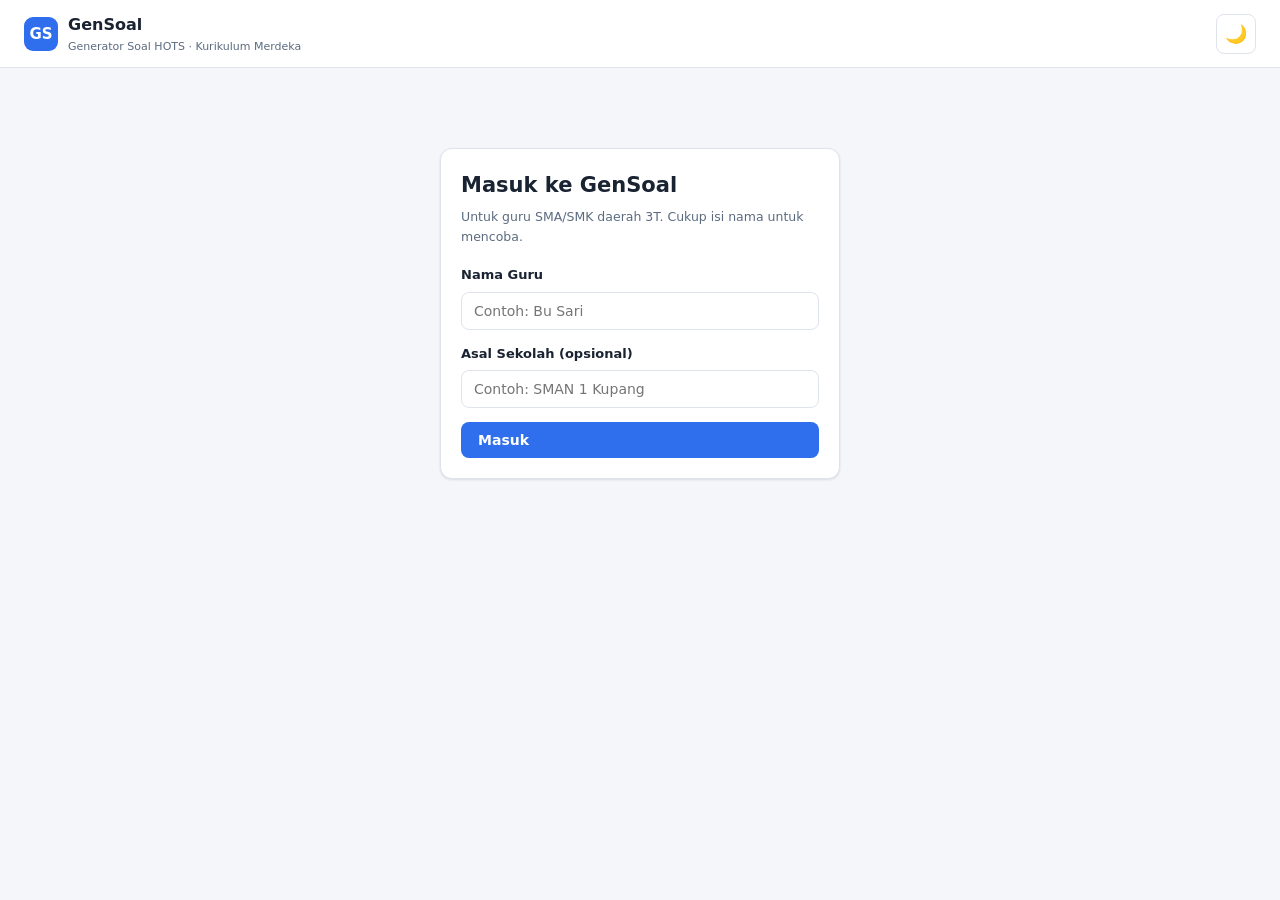
<file: index.html>
<!DOCTYPE html>
<html lang="id">
<head>
<meta charset="UTF-8">
<meta name="viewport" content="width=device-width, initial-scale=1.0">
<title>GenSoal - Generator Soal HOTS Kurikulum Merdeka</title>
<meta name="description" content="Alat bantu guru SMA/SMK daerah 3T menyusun soal HOTS dari capaian pembelajaran Kurikulum Merdeka.">
<meta name="theme-color" content="#2f6fed">
<link rel="icon" href="./assets/logo.svg" type="image/svg+xml">
<link rel="manifest" href="./manifest.json">
<link rel="apple-touch-icon" href="./assets/logo.svg">
<meta property="og:title" content="GenSoal - Generator Soal HOTS Kurikulum Merdeka">
<meta property="og:description" content="Susun soal HOTS siap cetak dari capaian pembelajaran, tanpa internet sekalipun.">
<meta property="og:type" content="website">
<link rel="stylesheet" href="./styles.css">
</head>
<body>

<header class="appbar no-print">
  <a class="brand" href="#" onclick="appShowView('dashboard');return false;">
    <span class="logo" aria-hidden="true">GS</span>
    <span>GenSoal<small>Generator Soal HOTS · Kurikulum Merdeka</small></span>
  </a>
  <nav class="tabs" id="tabs" role="tablist" aria-label="Navigasi utama"></nav>
  <button class="theme-toggle" id="theme-toggle" type="button" aria-label="Ubah tema terang atau gelap">🌙</button>
</header>

<div class="app">
<main>

  <!-- ===== LOGIN ===== -->
  <section class="view active" id="view-login" aria-label="Masuk">
    <div class="login-wrap">
      <div class="card">
        <h1>Masuk ke GenSoal</h1>
        <p class="hint" style="margin-bottom:18px">Untuk guru SMA/SMK daerah 3T. Cukup isi nama untuk mencoba.</p>
        <div class="field">
          <label for="login-nama">Nama Guru</label>
          <input id="login-nama" placeholder="Contoh: Bu Sari" autocomplete="off" required aria-required="true">
        </div>
        <div class="field">
          <label for="login-sekolah">Asal Sekolah (opsional)</label>
          <input id="login-sekolah" placeholder="Contoh: SMAN 1 Kupang" autocomplete="off">
        </div>
        <button class="btn primary" id="btn-login" type="button" style="width:100%">Masuk</button>
      </div>
    </div>
  </section>

  <!-- ===== DASHBOARD ===== -->
  <section class="view" id="view-dashboard" aria-label="Dashboard">
    <div class="page-head">
      <h1 id="greet">Selamat datang</h1>
      <p>Ringkasan aktivitas dan pintasan.</p>
    </div>
    <div class="grid cols-4" style="margin-bottom:16px">
      <div class="stat"><div class="lbl">Total soal tersimpan</div><div class="num" id="stat-total">0</div></div>
      <div class="stat"><div class="lbl">Set soal</div><div class="num" id="stat-sets">0</div></div>
      <div class="stat"><div class="lbl">Mata pelajaran</div><div class="num" id="stat-mapel">0</div></div>
      <div class="stat"><div class="lbl">Bisa dipakai offline</div><div class="num">Ya</div></div>
    </div>
    <div class="card">
      <h2>Mulai cepat</h2>
      <p class="hint" style="margin-bottom:14px">Pilih salah satu langkah berikut untuk mulai bekerja.</p>
      <div class="actions">
        <button class="btn primary" type="button" onclick="appShowView('buat')">Buat soal baru</button>
        <button class="btn ghost" type="button" onclick="appShowView('bank')">Buka bank soal</button>
      </div>
    </div>
  </section>

  <!-- ===== BUAT SOAL ===== -->
  <section class="view" id="view-buat" aria-label="Buat soal">
    <div class="page-head">
      <h1>Buat Soal</h1>
      <p>Isi capaian pembelajaran dan pilih level kognitif, lalu buat soal.</p>
    </div>

    <div class="card">
      <div class="grid cols-2">
        <div class="field">
          <label for="f-mapel">Mata pelajaran</label>
          <select id="f-mapel" required aria-required="true"></select>
        </div>
        <div class="field">
          <label for="f-kelas">Kelas</label>
          <select id="f-kelas" required aria-required="true"></select>
        </div>
      </div>

      <div class="field" id="f-cp-field">
        <label for="f-cp">Materi / Capaian Pembelajaran</label>
        <textarea id="f-cp" placeholder="Contoh: Perubahan iklim dan dampaknya bagi kehidupan" required aria-required="true"></textarea>
        <p class="hint">Tekan Enter untuk membuat soal, Shift + Enter untuk baris baru.</p>
      </div>

      <div class="grid cols-2">
        <div class="field">
          <label for="f-level">Level kognitif</label>
          <select id="f-level" required aria-required="true">
            <option value="C4">C4 · Analisis</option>
            <option value="C5">C5 · Evaluasi</option>
            <option value="C6">C6 · Mencipta</option>
          </select>
        </div>
        <div class="field">
          <label for="f-tipe">Bentuk soal</label>
          <select id="f-tipe" required aria-required="true">
            <option value="pg">Pilihan Ganda</option>
            <option value="essay">Uraian</option>
          </select>
        </div>
      </div>

      <div class="field" id="f-jumlah-field">
        <label for="f-jumlah">Jumlah soal (1 - 50)</label>
        <input id="f-jumlah" type="number" min="1" max="50" value="5" required aria-required="true">
      </div>

      <div class="actions">
        <button class="btn primary" id="btn-generate" type="button">Buat Soal</button>
        <button class="btn ghost" id="btn-reset" type="button">Reset</button>
      </div>
    </div>

    <div class="card" id="preview-card" style="display:none">
      <h2>Pratinjau Soal</h2>
      <div id="preview-body"></div>
      <div class="actions no-print" style="margin-top:16px">
        <button class="btn outline-success" id="btn-print-no-key" type="button">Cetak Soal (tanpa kunci)</button>
        <button class="btn success" id="btn-print-with-key" type="button">Cetak Soal + Kunci</button>
        <button class="btn ghost" id="btn-download-no-key" type="button">Unduh Word (tanpa kunci)</button>
        <button class="btn ghost" id="btn-download-with-key" type="button">Unduh Word + Kunci</button>
        <button class="btn primary" id="btn-simpan" type="button">Simpan ke Bank Soal</button>
      </div>
    </div>
  </section>

  <!-- ===== BANK SOAL ===== -->
  <section class="view" id="view-bank" aria-label="Bank soal">
    <div class="page-head">
      <h1>Bank Soal</h1>
      <p>Soal yang pernah Anda simpan tersimpan di perangkat ini.</p>
    </div>
    <div class="card">
      <div class="field">
        <label for="search-bank">Cari soal</label>
        <input id="search-bank" type="search" placeholder="Cari berdasarkan mapel atau materi">
      </div>
      <div id="bank-body"></div>
      <div class="actions" style="margin-top:16px">
        <button class="btn ghost" id="btn-reset-bank" type="button">Kosongkan Bank Soal</button>
      </div>
    </div>
  </section>

  <!-- ===== PROFIL ===== -->
  <section class="view" id="view-profil" aria-label="Profil">
    <div class="page-head">
      <h1>Profil</h1>
      <p>Data ini dipakai sebagai kepala lembar soal saat dicetak.</p>
    </div>
    <div class="card">
      <div class="field">
        <label for="p-nama">Nama guru</label>
        <input id="p-nama" type="text" autocomplete="off">
      </div>
      <div class="field">
        <label for="p-sekolah">Asal sekolah</label>
        <input id="p-sekolah" type="text" autocomplete="off">
      </div>
      <div class="actions">
        <button class="btn primary" id="btn-simpan-profil" type="button">Simpan Profil</button>
        <button class="btn ghost" type="button" id="btn-logout">Keluar</button>
      </div>
    </div>
  </section>

</main>
</div>

<!-- Lembar cetak (disembunyikan sampai proses cetak) -->
<div class="sheet" id="sheet" aria-hidden="true"></div>

<!-- Notifikasi aksesibel -->
<div class="toast" id="toast" role="status" aria-live="polite"></div>

<script type="module">
  import { init } from "./app.js";
  init();
</script>
</body>
</html>
</file>
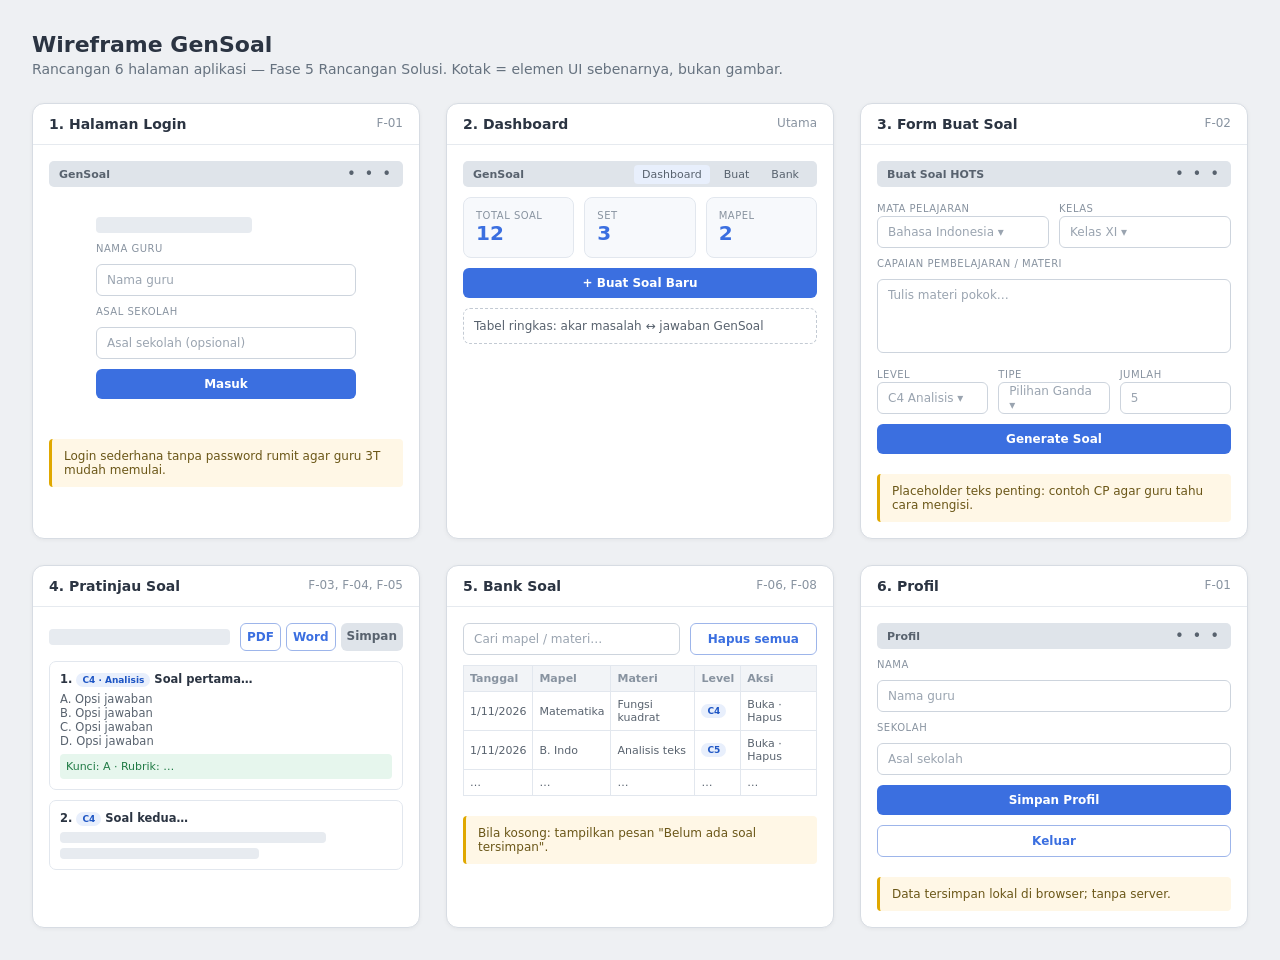
<file: wireframe.html>
<!DOCTYPE html>
<html lang="id">
<head>
<meta charset="UTF-8">
<meta name="viewport" content="width=device-width, initial-scale=1.0">
<title>Wireframe GenSoal — 6 Halaman</title>
<style>
  body {
    margin: 0; padding: 32px; background: #eef0f3;
    font-family: "Segoe UI", system-ui, sans-serif; color: #2b3442;
  }
  h1 { font-size: 22px; margin: 0 0 4px; }
  .sub { color: #66727f; font-size: 14px; margin-bottom: 26px; }
  .wf-grid { display: grid; grid-template-columns: repeat(auto-fill, minmax(340px, 1fr)); gap: 26px; }
  .wf { background: #fff; border: 1px solid #d7dce3; border-radius: 12px; overflow: hidden; box-shadow: 0 1px 4px rgba(0,0,0,.05); }
  .wf-title { padding: 12px 16px; border-bottom: 1px solid #e6eaef; font-weight: 700; font-size: 14px; display: flex; justify-content: space-between; }
  .wf-title span { color: #8893a0; font-weight: 400; font-size: 12px; }
  .wf-body { padding: 16px; min-height: 260px; display: flex; flex-direction: column; gap: 10px; }
  /* wireframe primitives */
  .wf-bar { background: #dfe4ea; border-radius: 5px; height: 26px; display: flex; align-items: center; padding: 0 10px; font-size: 11px; color: #58626e; justify-content: space-between; }
  .wf-bar .dots { letter-spacing: 2px; font-size: 15px; }
  .wf-line { background: #e7ebf0; border-radius: 4px; height: 11px; }
  .wf-line.w40 { width: 40%; } .wf-line.w60 { width: 60%; } .wf-line.w80 { width: 80%; } .wf-line.w100 { width: 100%; }
  .wf-line.tall { height: 16px; }
  .wf-box { border: 1.5px dashed #c3cad3; border-radius: 7px; padding: 10px; font-size: 12px; color: #58626e; }
  .wf-btn { background: #3b6fe0; color: #fff; border-radius: 6px; padding: 8px 14px; font-size: 12px; font-weight: 600; text-align: center; }
  .wf-btn.ghost { background: #fff; color: #3b6fe0; border: 1px solid #9db5ea; }
  .wf-btn.gray { background: #dfe4ea; color: #58626e; }
  .row { display: flex; gap: 10px; }
  .row > * { flex: 1; }
  .wf-card { background: #f7f9fc; border: 1px solid #e2e7ee; border-radius: 8px; padding: 12px; flex: 1; }
  .wf-card .num { font-size: 20px; font-weight: 700; color: #3b6fe0; }
  .wf-label { font-size: 10px; text-transform: uppercase; letter-spacing: .05em; color: #8893a0; }
  .wf-input { background: #fff; border: 1px solid #cdd4dd; border-radius: 6px; height: 30px; padding: 0 10px; font-size: 12px; color: #9aa4b0; display: flex; align-items: center; }
  .wf-textarea { background: #fff; border: 1px solid #cdd4dd; border-radius: 6px; height: 56px; padding: 8px 10px; font-size: 12px; color: #9aa4b0; }
  .wf-table { width: 100%; font-size: 11px; border-collapse: collapse; }
  .wf-table th, .wf-table td { border: 1px solid #e2e7ee; padding: 6px; text-align: left; color: #58626e; }
  .wf-table th { background: #f2f4f7; color: #8893a0; font-weight: 600; }
  .wf-item { border: 1px solid #e2e7ee; border-radius: 7px; padding: 10px; font-size: 11.5px; color: #58626e; }
  .wf-item .q { font-weight: 600; color: #2b3442; margin-bottom: 5px; }
  .note { margin-top: 10px; padding: 10px 12px; background: #fff7e6; border-left: 3px solid #e0a800; border-radius: 4px; font-size: 12px; color: #6b5718; }
  .badge { display: inline-block; font-size: 9px; padding: 2px 6px; border-radius: 8px; background: #e8effc; color: #1d55c4; font-weight: 700; }
</style>
</head>
<body>
<h1>Wireframe GenSoal</h1>
<div class="sub">Rancangan 6 halaman aplikasi — Fase 5 Rancangan Solusi. Kotak = elemen UI sebenarnya, bukan gambar.</div>

<div class="wf-grid">

  <!-- 1. LOGIN -->
  <div class="wf">
    <div class="wf-title">1. Halaman Login <span>F-01</span></div>
    <div class="wf-body">
      <div class="wf-bar"><b>GenSoal</b><span class="dots">• • •</span></div>
      <div style="max-width:260px;margin:20px auto;width:100%;display:flex;flex-direction:column;gap:10px">
        <div class="wf-line tall w60"></div>
        <span class="wf-label">Nama Guru</span>
        <div class="wf-input">Nama guru</div>
        <span class="wf-label">Asal Sekolah</span>
        <div class="wf-input">Asal sekolah (opsional)</div>
        <div class="wf-btn">Masuk</div>
      </div>
      <div class="note">Login sederhana tanpa password rumit agar guru 3T mudah memulai.</div>
    </div>
  </div>

  <!-- 2. DASHBOARD -->
  <div class="wf">
    <div class="wf-title">2. Dashboard <span>Utama</span></div>
    <div class="wf-body">
      <div class="wf-bar"><b>GenSoal</b>
        <span style="display:flex;gap:6px">
          <span style="background:#e8effc;padding:3px 8px;border-radius:4px">Dashboard</span>
          <span style="padding:3px 8px">Buat</span><span style="padding:3px 8px">Bank</span>
        </span></div>
      <div class="row">
        <div class="wf-card"><div class="wf-label">Total Soal</div><div class="num">12</div></div>
        <div class="wf-card"><div class="wf-label">Set</div><div class="num">3</div></div>
        <div class="wf-card"><div class="wf-label">Mapel</div><div class="num">2</div></div>
      </div>
      <div class="wf-btn">+ Buat Soal Baru</div>
      <div class="wf-box">Tabel ringkas: akar masalah ↔ jawaban GenSoal</div>
    </div>
  </div>

  <!-- 3. BUAT SOAL -->
  <div class="wf">
    <div class="wf-title">3. Form Buat Soal <span>F-02</span></div>
    <div class="wf-body">
      <div class="wf-bar"><b>Buat Soal HOTS</b><span class="dots">• • •</span></div>
      <div class="row">
        <div><span class="wf-label">Mata Pelajaran</span><div class="wf-input">Bahasa Indonesia ▾</div></div>
        <div><span class="wf-label">Kelas</span><div class="wf-input">Kelas XI ▾</div></div>
      </div>
      <span class="wf-label">Capaian Pembelajaran / Materi</span>
      <div class="wf-textarea">Tulis materi pokok…</div>
      <div class="row">
        <div><span class="wf-label">Level</span><div class="wf-input">C4 Analisis ▾</div></div>
        <div><span class="wf-label">Tipe</span><div class="wf-input">Pilihan Ganda ▾</div></div>
        <div><span class="wf-label">Jumlah</span><div class="wf-input">5</div></div>
      </div>
      <div class="wf-btn">Generate Soal</div>
      <div class="note">Placeholder teks penting: contoh CP agar guru tahu cara mengisi.</div>
    </div>
  </div>

  <!-- 4. PRATINJAU -->
  <div class="wf">
    <div class="wf-title">4. Pratinjau Soal <span>F-03, F-04, F-05</span></div>
    <div class="wf-body">
      <div class="row" style="align-items:center">
        <div class="wf-line tall w60"></div>
        <div class="row" style="flex:.7;gap:5px">
          <div class="wf-btn ghost" style="padding:6px">PDF</div>
          <div class="wf-btn ghost" style="padding:6px">Word</div>
          <div class="wf-btn gray" style="padding:6px">Simpan</div>
        </div>
      </div>
      <div class="wf-item">
        <div class="q">1. <span class="badge">C4 · Analisis</span> Soal pertama…</div>
        A. Opsi jawaban<br>B. Opsi jawaban<br>C. Opsi jawaban<br>D. Opsi jawaban
        <div style="margin-top:6px;padding:6px;background:#e6f6ed;border-radius:4px;color:#1f7a44;font-size:11px">Kunci: A · Rubrik: …</div>
      </div>
      <div class="wf-item"><div class="q">2. <span class="badge">C4</span> Soal kedua…</div><div class="wf-line w80" style="margin-top:6px"></div><div class="wf-line w60" style="margin-top:5px"></div></div>
    </div>
  </div>

  <!-- 5. BANK SOAL -->
  <div class="wf">
    <div class="wf-title">5. Bank Soal <span>F-06, F-08</span></div>
    <div class="wf-body">
      <div class="row"><div class="wf-input" style="flex:2">Cari mapel / materi…</div><div class="wf-btn ghost">Hapus semua</div></div>
      <table class="wf-table">
        <tr><th>Tanggal</th><th>Mapel</th><th>Materi</th><th>Level</th><th>Aksi</th></tr>
        <tr><td>1/11/2026</td><td>Matematika</td><td>Fungsi kuadrat</td><td><span class="badge">C4</span></td><td>Buka · Hapus</td></tr>
        <tr><td>1/11/2026</td><td>B. Indo</td><td>Analisis teks</td><td><span class="badge">C5</span></td><td>Buka · Hapus</td></tr>
        <tr><td>…</td><td>…</td><td>…</td><td>…</td><td>…</td></tr>
      </table>
      <div class="note">Bila kosong: tampilkan pesan "Belum ada soal tersimpan".</div>
    </div>
  </div>

  <!-- 6. PROFIL -->
  <div class="wf">
    <div class="wf-title">6. Profil <span>F-01</span></div>
    <div class="wf-body">
      <div class="wf-bar"><b>Profil</b><span class="dots">• • •</span></div>
      <span class="wf-label">Nama</span>
      <div class="wf-input">Nama guru</div>
      <span class="wf-label">Sekolah</span>
      <div class="wf-input">Asal sekolah</div>
      <div class="wf-btn">Simpan Profil</div>
      <div class="wf-btn ghost">Keluar</div>
      <div class="note">Data tersimpan lokal di browser; tanpa server.</div>
    </div>
  </div>

</div>
</body>
</html>
</file>
<file: styles.css>
/* ============================================================
   GenSoal — Stylesheet
   Generator Soal HOTS Kurikulum Merdeka
   ============================================================ */

/* --- CSS Custom Properties --- */
:root {
  --bg: #f4f6fa;
  --surface: #ffffff;
  --border: #dfe4ec;
  --text: #1a2332;
  --muted: #5b6b7f;
  --primary: #2f6fed;
  --primary-dark: #1d55c4;
  --primary-soft: #e8effc;
  --success: #1f9d55;
  --success-soft: #e6f6ed;
  --warning: #b7791f;
  --warning-soft: #fdf4e1;
  --danger: #c53030;
  --danger-soft: #fdecea;
  --radius: 12px;
  --shadow: 0 1px 3px rgba(16,24,40,.07), 0 1px 2px rgba(16,24,40,.05);
  --shadow-lg: 0 4px 6px -1px rgba(16,24,40,.1), 0 2px 4px -2px rgba(16,24,40,.1);
  --focus-ring: 0 0 0 3px rgba(47,110,237,.25);
  --transition: all 0.2s ease;
}

/* --- Dark Mode (prefers-color-scheme + manual override) --- */
@media (prefers-color-scheme: dark) {
  :root:not(.light-mode) {
    --bg: #0f172a;
    --surface: #1e293b;
    --border: #334155;
    --text: #f1f5f9;
    --muted: #94a3b8;
    --primary: #4f8cff;
    --primary-dark: #2f6fed;
    --primary-soft: #1e293b;
    --success: #4ade80;
    --success-soft: #064e3b;
    --warning: #fbbf24;
    --warning-soft: #713f12;
    --danger: #f87171;
    --danger-soft: #450a0a;
    --shadow: 0 1px 3px rgba(0,0,0,.3), 0 1px 2px rgba(0,0,0,.2);
    --shadow-lg: 0 4px 6px -1px rgba(0,0,0,.4), 0 2px 4px -2px rgba(0,0,0,.3);
  }
}

[data-theme="dark"] {
  --bg: #0f172a;
  --surface: #1e293b;
  --border: #334155;
  --text: #f1f5f9;
  --muted: #94a3b8;
  --success-soft: #064e3b;
  --warning-soft: #713f12;
  --danger-soft: #450a0a;
}

/* --- Reset & Base --- */
* { box-sizing: border-box; margin: 0; padding: 0; }

html {
  scroll-behavior: smooth;
  -webkit-tap-highlight-color: transparent;
}

body {
  margin: 0;
  background: var(--bg);
  color: var(--text);
  font-family: "Segoe UI", system-ui, -apple-system, BlinkMacSystemFont, sans-serif;
  font-size: 15px;
  line-height: 1.6;
  transition: background-color 0.3s ease, color 0.3s ease;
}

/* --- Reduce Motion --- */
@media (prefers-reduced-motion: reduce) {
  * { animation-duration: 0.01ms !important; animation-iteration-count: 1 !important; transition-duration: 0.01ms !important; }
}

/* --- Appbar --- */
header.appbar {
  background: var(--surface);
  border-bottom: 1px solid var(--border);
  display: flex;
  align-items: center;
  justify-content: space-between;
  padding: 12px 24px;
  position: sticky;
  top: 0;
  z-index: 50;
  transition: background-color 0.3s ease, border-color 0.3s ease;
}

.brand {
  display: flex;
  align-items: center;
  gap: 10px;
  font-weight: 700;
  font-size: 16px;
  color: var(--text);
  text-decoration: none;
}

.brand .logo {
  width: 34px;
  height: 34px;
  border-radius: 9px;
  background: var(--primary);
  color: #fff;
  display: grid;
  place-items: center;
  font-size: 15px;
}

.brand small {
  display: block;
  font-weight: 400;
  font-size: 11px;
  color: var(--muted);
}

nav.tabs {
  display: flex;
  gap: 2px;
  flex-wrap: wrap;
}

nav.tabs button {
  background: none;
  border: 0;
  padding: 8px 13px;
  border-radius: 8px;
  color: var(--muted);
  font-size: 14px;
  font-weight: 500;
  cursor: pointer;
  transition: var(--transition);
}

nav.tabs button:hover {
  background: var(--bg);
  color: var(--text);
}

nav.tabs button[aria-selected="true"] {
  background: var(--primary-soft);
  color: var(--primary-dark);
}

nav.tabs button:focus-visible {
  outline: 2px solid var(--primary);
  outline-offset: 2px;
}

/* --- Main Layout --- */
main {
  max-width: 1020px;
  margin: 0 auto;
  padding: 26px;
}

.view {
  display: none;
}

.view.active {
  display: block;
  animation: fadeIn 0.18s ease;
}

@keyframes fadeIn {
  from { opacity: 0; transform: translateY(4px); }
  to { opacity: 1; transform: none; }
}

h1 { font-size: 21px; margin: 0 0 4px; color: var(--text); }
h2 { font-size: 16px; margin: 0 0 12px; color: var(--text); }

.page-head { margin-bottom: 18px; }
.page-head p { margin: 0; color: var(--muted); font-size: 14px; }

/* --- Card --- */
.card {
  background: var(--surface);
  border: 1px solid var(--border);
  border-radius: var(--radius);
  padding: 20px;
  box-shadow: var(--shadow);
  margin-bottom: 16px;
  transition: background-color 0.3s ease, border-color 0.3s ease;
}

/* --- Grid --- */
.grid { display: grid; gap: 16px; }
.grid.cols-2 { grid-template-columns: repeat(2, minmax(0, 1fr)); }
.grid.cols-4 { grid-template-columns: repeat(4, minmax(0, 1fr)); }

@media (max-width: 820px) {
  .grid.cols-2, .grid.cols-4 { grid-template-columns: 1fr; }
  main { padding: 14px; }
}

/* --- Form Controls --- */
label {
  display: block;
  font-size: 13px;
  font-weight: 600;
  margin-bottom: 6px;
  color: var(--text);
}

input, select, textarea {
  width: 100%;
  padding: 10px 12px;
  border: 1px solid var(--border);
  border-radius: 8px;
  font-size: 14px;
  font-family: inherit;
  background: var(--surface);
  color: var(--text);
  transition: border-color 0.2s ease, box-shadow 0.2s ease, background-color 0.3s ease;
}

input:focus, select:focus, textarea:focus {
  outline: none;
  border-color: var(--primary);
  box-shadow: var(--focus-ring);
}

textarea { resize: vertical; min-height: 80px; }

.field { margin-bottom: 14px; }

.field.error input, .field.error select, .field.error textarea {
  border-color: var(--danger);
}

.error-text {
  font-size: 12px;
  color: var(--danger);
  margin-top: 4px;
}

.hint {
  font-size: 12.5px;
  color: var(--muted);
  margin-top: 4px;
}

/* --- Buttons --- */
.btn {
  border: 0;
  border-radius: 8px;
  padding: 10px 17px;
  font-size: 14px;
  font-weight: 600;
  cursor: pointer;
  font-family: inherit;
  display: inline-flex;
  align-items: center;
  gap: 8px;
  transition: var(--transition);
}

.btn.primary { background: var(--primary); color: #fff; }
.btn.primary:hover { background: var(--primary-dark); }
.btn.primary:focus-visible { outline: 2px solid var(--primary); outline-offset: 2px; }

.btn.ghost { background: var(--surface); border: 1px solid var(--border); color: var(--text); }
.btn.ghost:hover { background: var(--bg); }
.btn.ghost:focus-visible { outline: 2px solid var(--primary); outline-offset: 2px; }

.btn.success { background: var(--success); color: #fff; }
.btn.success:hover { filter: brightness(0.95); }

.btn.outline-success { background: var(--surface); border: 1px solid var(--success); color: var(--success); }
.btn.outline-success:hover { background: var(--success-soft); }

.btn.small { padding: 6px 11px; font-size: 13px; }
.btn:disabled { opacity: 0.55; cursor: not-allowed; }

.actions { display: flex; gap: 8px; flex-wrap: wrap; align-items: center; }
.actions.no-print { gap: 6px; }

/* --- Stats --- */
.stat {
  background: var(--surface);
  border: 1px solid var(--border);
  border-radius: var(--radius);
  padding: 15px;
  box-shadow: var(--shadow);
  transition: background-color 0.3s ease, border-color 0.3s ease;
}

.stat .num { font-size: 24px; font-weight: 700; color: var(--text); }
.stat .lbl { font-size: 11px; color: var(--muted); text-transform: uppercase; letter-spacing: 0.04em; }

/* --- Badges --- */
.badge {
  display: inline-block;
  padding: 3px 9px;
  border-radius: 99px;
  font-size: 11px;
  font-weight: 700;
  letter-spacing: 0.02em;
}

.badge.c4 { background: var(--warning-soft); color: var(--warning); }
.badge.c5 { background: #e8f1fd; color: #1d55c4; }
.badge.c6 { background: var(--success-soft); color: var(--success); }
.badge.tipe { background: var(--bg); color: var(--muted); }

/* --- Question Item (Preview) --- */
.soal-item {
  border: 1px solid var(--border);
  border-radius: 9px;
  padding: 16px;
  margin-bottom: 12px;
  background: var(--surface);
  transition: background-color 0.3s ease, border-color 0.3s ease;
}

.soal-item .no { font-weight: 700; color: var(--primary-dark); }
.soal-item .stem { margin: 6px 0 10px; font-size: 14px; color: var(--text); }
.soal-item .opsi { margin: 4px 0 4px 12px; font-size: 14px; color: var(--text); }
.soal-item .jawab {
  margin-top: 10px;
  padding: 10px 12px;
  background: var(--success-soft);
  border-radius: 7px;
  font-size: 13.5px;
  color: var(--text);
}
.soal-item .jawab strong { color: var(--success); }

/* --- Empty State --- */
.empty {
  text-align: center;
  padding: 40px 20px;
  color: var(--muted);
  font-size: 14px;
}

/* --- Table --- */
table { width: 100%; border-collapse: collapse; font-size: 14px; }
th, td { text-align: left; padding: 10px 12px; border-bottom: 1px solid var(--border); color: var(--text); }
th { font-size: 12px; text-transform: uppercase; letter-spacing: 0.04em; color: var(--muted); }

/* --- Toast --- */
.toast {
  position: fixed;
  right: 20px;
  bottom: 20px;
  background: var(--text);
  color: #fff;
  padding: 12px 18px;
  border-radius: 9px;
  font-size: 14px;
  opacity: 0;
  transform: translateY(10px);
  transition: all 0.25s ease;
  z-index: 100;
  pointer-events: none;
  box-shadow: var(--shadow-lg);
}

.toast.show { opacity: 1; transform: translateY(0); }

/* --- Login --- */
.login-wrap { max-width: 400px; margin: 6vh auto 0; }
.checkbox-row {
  display: flex;
  align-items: center;
  gap: 8px;
  font-size: 13.5px;
  color: var(--muted);
  margin-bottom: 0;
}
.checkbox-row input { width: auto; accent-color: var(--primary); }

/* --- Print / Unduh Sheet --- */
.sheet {
  display: none;
  font-family: "Times New Roman", Georgia, serif;
  color: #000;
  background: #fff;
  padding: 24px;
  max-width: 720px;
  margin: 0 auto;
}

body.printing .app,
body.printing header.appbar,
body.printing .toast {
  display: none !important;
}

body.printing .sheet {
  display: block !important;
}

.sheet h1 {
  font-size: 16pt;
  text-align: center;
  margin: 0 0 4px;
}

.sheet .meta {
  font-size: 11pt;
  margin: 0 0 6px;
}

.sheet .rule {
  border: none;
  border-top: 1.5px solid #000;
  margin: 10px 0 16px;
}

.sheet .q {
  margin: 0 0 18px;
  page-break-inside: avoid;
}

.sheet .q .stem {
  font-size: 11.5pt;
  margin-bottom: 4px;
}

.sheet .q .opts {
  font-size: 11.5pt;
  margin-left: 20px;
}

.sheet .q .answer-line {
  margin-top: 10px;
  border-bottom: 1px solid #999;
  height: 28px;
  margin-bottom: 4px;
}

.sheet .kunci {
  font-size: 10.5pt;
  color: #333;
  font-style: italic;
  margin-top: 4px;
  display: block;
}

@media print {
  @page {
    size: A4;
    margin: 18mm 16mm;
    @top-center {
      content: "GenSoal — Generator Soal HOTS";
      font-family: "Times New Roman", serif;
      font-size: 9pt;
      color: #666;
    }
    @bottom-right {
      content: "Halaman " counter(page) " dari " counter(pages);
      font-family: "Times New Roman", serif;
      font-size: 9pt;
      color: #666;
    }
  }
  body { background: #fff !important; -webkit-print-color-adjust: exact; }
  body.printing .app, body.printing header.appbar, body.printing .toast { display: none !important; }
  body.printing .sheet { display: block !important; padding: 0; max-width: none; }
  .sheet .q { page-break-inside: avoid; }
}

/* --- Theme Toggle --- */
.theme-toggle {
  background: none;
  border: 1px solid var(--border);
  border-radius: 8px;
  padding: 8px;
  cursor: pointer;
  color: var(--text);
  font-size: 18px;
}

.theme-toggle:hover { background: var(--bg); }
.theme-toggle:focus-visible { outline: 2px solid var(--primary); outline-offset: 2px; }

/* --- Utils --- */
.visually-hidden {
  position: absolute;
  width: 1px;
  height: 1px;
  padding: 0;
  margin: -1px;
  overflow: hidden;
  clip: rect(0, 0, 0, 0);
  white-space: nowrap;
  border: 0;
}

.no-print { display: block; }
</file>
